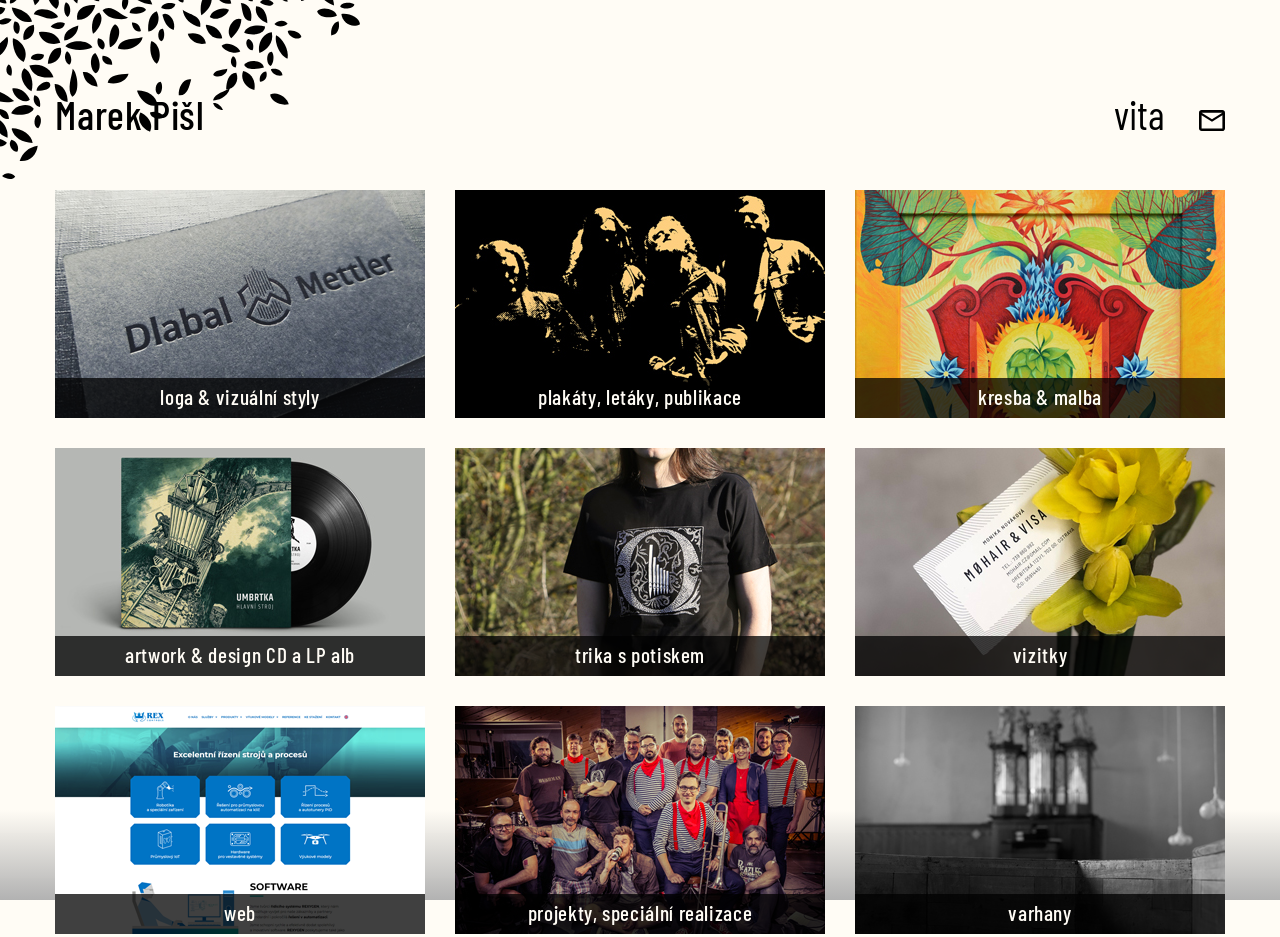
<file: marekpisl/index.html>
<!DOCTYPE html>
<html lang="en">
    <head>
        <meta charset="UTF-8" />
        <meta http-equiv="X-UA-Compatible" content="IE=edge" />
        <meta name="viewport" content="width=device-width, initial-scale=1.0" />
        <link rel="preconnect" href="https://fonts.googleapis.com" />
        <link rel="preconnect" href="https://fonts.gstatic.com" crossorigin />
        <link
            href="https://fonts.googleapis.com/css2?family=Barlow+Condensed:wght@400;500;600&display=swap"
            rel="stylesheet"
        />

        <link rel="stylesheet" href="style.css" />
        <title>Marek Pišl</title>
    </head>
    <body>
        <div id="flowers"><img src="img/svg/listy.svg" alt="" /></div>
        <div id="navbar">
            <span>Marek Pišl</span>
            <img src="img/svg/listy_2.svg" alt="" />
            <span>vita</span>
            <img src="img/svg/mail.svg" alt="" />
        </div>

        <div id="tiles">
            <div class="tile">
                <div class="tile_non_hover">
                    <img src="img/tiles/tiles_small/loga_vizualni_styly_1.jpg" alt="" />
                    <div class="title"><span>loga & vizuální styly</span></div>
                </div>
                <div class="tile_hover">
                    <hr />
                    <div>
                        <p>loga</p>
                        <p>vizuální styly</p>
                    </div>
                    <hr />
                </div>
            </div>

            <div class="tile">
                <div class="tile_non_hover">
                    <img src="img/tiles/tiles_small/plakaty_letaky_publikace.jpg" alt="" />
                    <div class="title"><span>plakáty, letáky, publikace</span></div>
                </div>
                <div class="tile_hover">
                    <hr />
                    <div>
                        <p>plakáty</p>
                        <p>letáky</p>
                        <p>publikace</p>
                    </div>
                    <hr />
                </div>
            </div>

            <div class="tile">
                <div class="tile_non_hover">
                    <img src="img/tiles/tiles_small/kresba_malba_1.jpg" alt="" />
                    <div class="title"><span>kresba & malba</span></div>
                </div>
                <div class="tile_hover">
                    <hr />
                    <div>
                        <p>kresba</p>
                        <p>malba</p>
                    </div>
                    <hr />
                </div>
            </div>

            <div class="tile">
                <div class="tile_non_hover">
                    <img src="img/tiles/tiles_small/artwork_design_CD_LP_1.jpg" alt="" />
                    <div class="title"><span>artwork & design CD a LP alb</span></div>
                </div>
                <div class="tile_hover">
                    <hr />
                    <div>
                        <p>artwork</p>
                        <p>design CD a LP alb</p>
                    </div>
                    <hr />
                </div>
            </div>

            <div class="tile">
                <div class="tile_non_hover">
                    <img src="img/tiles/tiles_small/trika_s_potiskem_1.jpg" alt="" />
                    <div class="title"><span>trika s potiskem</span></div>
                </div>
                <div class="tile_hover">
                    <hr />
                    <div>
                        <p>trika s potiskem</p>
                    </div>
                    <hr />
                </div>
            </div>

            <div class="tile">
                <div class="tile_non_hover">
                    <img src="img/tiles/tiles_small/vizitky_1.jpg" alt="" />
                    <div class="title"><span>vizitky</span></div>
                </div>
                <div class="tile_hover">
                    <hr />
                    <div>
                        <p>vizitky</p>
                    </div>
                    <hr />
                </div>
            </div>

            <div class="tile">
                <div class="tile_non_hover">
                    <img src="img/tiles/tiles_small/web_1.png" alt="" />
                    <div class="title"><span>web</span></div>
                </div>
                <div class="tile_hover">
                    <hr />
                    <div>
                        <p>web</p>
                    </div>
                    <hr />
                </div>
            </div>

            <div class="tile">
                <div class="tile_non_hover">
                    <img src="img/tiles/tiles_small/projekty_specialni_realizace_1.jpg" alt="" />
                    <div class="title"><span>projekty, speciální realizace</span></div>
                </div>
                <div class="tile_hover">
                    <hr />
                    <div>
                        <p>projekty</p>
                        <p>speciální realizace</p>
                    </div>
                    <hr />
                </div>
            </div>

            <div class="tile">
                <div class="tile_non_hover">
                    <img src="img/tiles/tiles_small/varhany_1.jpg" alt="" />
                    <div class="title"><span>varhany</span></div>
                </div>
                <div class="tile_hover">
                    <hr />
                    <div>
                        <p>varhany</p>
                    </div>
                    <hr />
                </div>
            </div>
        </div>
    </body>
</html>
</file>
<file: marekpisl/style.css>
:root {
    --background-color-light: #fffcf5;
    --flowers-width: 375px;
    --navbar-hover-transition-duration: 0.5s;
    --navbar-hover-color: #929088;
    --navbar-height: 70px;
    --tile-width: 370px;
    --tile-height: 228px;
    --tiles-gap: 30px;
    --title-height: 40px;
}

html {
    height: 100%;
}

body {
    background: linear-gradient(var(--background-color-light) 90%, rgba(0, 0, 0, 0.3));
    margin: 0;
    padding: 0;
    font-family: "Barlow Condensed", sans-serif;
    overflow: hidden;
}

#flowers {
    position: absolute;
    width: var(--flowers-width);
    left: 0;
    top: 0;
}

#navbar {
    font-size: 30pt;
    font-weight: 500;
    position: relative;
    margin: 0 auto;
    top: 90px;
    bottom: 60px;
    width: calc((3 * var(--tile-width)) + (2 * var(--tiles-gap)));
    height: var(--navbar-height);
}

/* Marek Pišl */
#navbar span:nth-child(1) {
    letter-spacing: 0.02em;
    transition-property: color;
    transition-duration: var(--navbar-hover-transition-duration);
}

#navbar span:nth-child(1):hover {
    color: var(--navbar-hover-color);
    transition-property: color;
    transition-duration: var(--navbar-hover-transition-duration);
}

/* animated leaves */
#navbar img:nth-child(2) {
    position: relative;
    bottom: 20px;
    animation: 2s cubic-bezier(0, 0, 1, -0.5) 0s 1 fadein;
}

@keyframes fadein {
    from {
        opacity: 0;
    }
    to {
        opacity: 1;
    }
}

/* vita */
#navbar span:nth-child(3) {
    position: absolute;
    font-weight: 400;
    vertical-align: middle;
    right: 60px;
    transition-property: color;
    transition-duration: var(--navbar-hover-transition-duration);
}

#navbar span:nth-child(3):hover {
    color: var(--navbar-hover-color);
    transition-property: color;
    transition-duration: var(--navbar-hover-transition-duration);
}

/* email */
#navbar img:nth-child(4) {
    position: absolute;
    right: 0;
    top: 20px;
    width: 26.25px;
    height: 21px;
    transition-property: filter;
    transition-duration: var(--navbar-hover-transition-duration);
}

#navbar img:nth-child(4):hover {
    /* This filter achieves the --navbar-hover-color color, svg in img tag cannot be colored directly by color or fill properties */
    /* Filter generator: https://codepen.io/sosuke/pen/Pjoqqp */
    filter: invert(63%) sepia(5%) saturate(440%) hue-rotate(11deg) brightness(90%) contrast(90%);
    transition-property: filter;
    transition-duration: var(--navbar-hover-transition-duration);
}

#tiles {
    position: relative;
    margin: 0 auto;
    display: grid;
    grid-template-columns: repeat(3, 1fr);
    gap: var(--tiles-gap);
    top: 120px;
    width: calc((3 * var(--tile-width)) + (2 * var(--tiles-gap)));
    height: calc((3 * var(--tile-height)) + (2 * var(--tiles-gap)));
}

.tile {
    position: relative;
    width: var(--tile-width);
    height: var(--tile-height);
}

.tile_non_hover {
    position: relative;
    z-index: 1;
    transition: opacity 0.3s ease;
}

.tile_non_hover:hover {
    opacity: 0;
}

.title {
    background-color: rgba(0, 0, 0, 0.75);
    height: var(--title-height);
    width: 100%;
    position: absolute;
    top: calc(var(--tile-height) - var(--title-height));
    font-size: 16pt;
    text-align: center;
    line-height: calc(
        var(--title-height) - 2px
    ); /* It should be just title height, but it has to be adjusted for the vertical align to be correct. */
}

.title span {
    font-weight: 500;
    color: #fffcf5;
    letter-spacing: 0.03em;
    vertical-align: baseline;
}

.tile_hover {
    background-color: black;
    color: var(--background-color-light);
    font-size: 30pt;
    width: var(--tile-width);
    height: var(--tile-height);
    position: absolute;
    left: 0;
    top: 0;
    z-index: 0;
}

.tile_hover p {
    margin: 0;
}

.tile_hover div {
    width: 100%;
    height: 100%;
    display: flex;
    flex-direction: column;
    justify-content: center;
    align-items: center;
}

.tile_hover hr {
    position: relative;
    border: none;
    margin: 0;
    width: calc(var(--tile-width) - 20px);
    height: 1px;
    left: 10px;
    right: 10px;
    background-color: var(--background-color-light);
}

.tile_hover hr:first-of-type {
    top: 10px;
}

.tile_hover hr:last-of-type {
    bottom: 10px;
}
</file>
